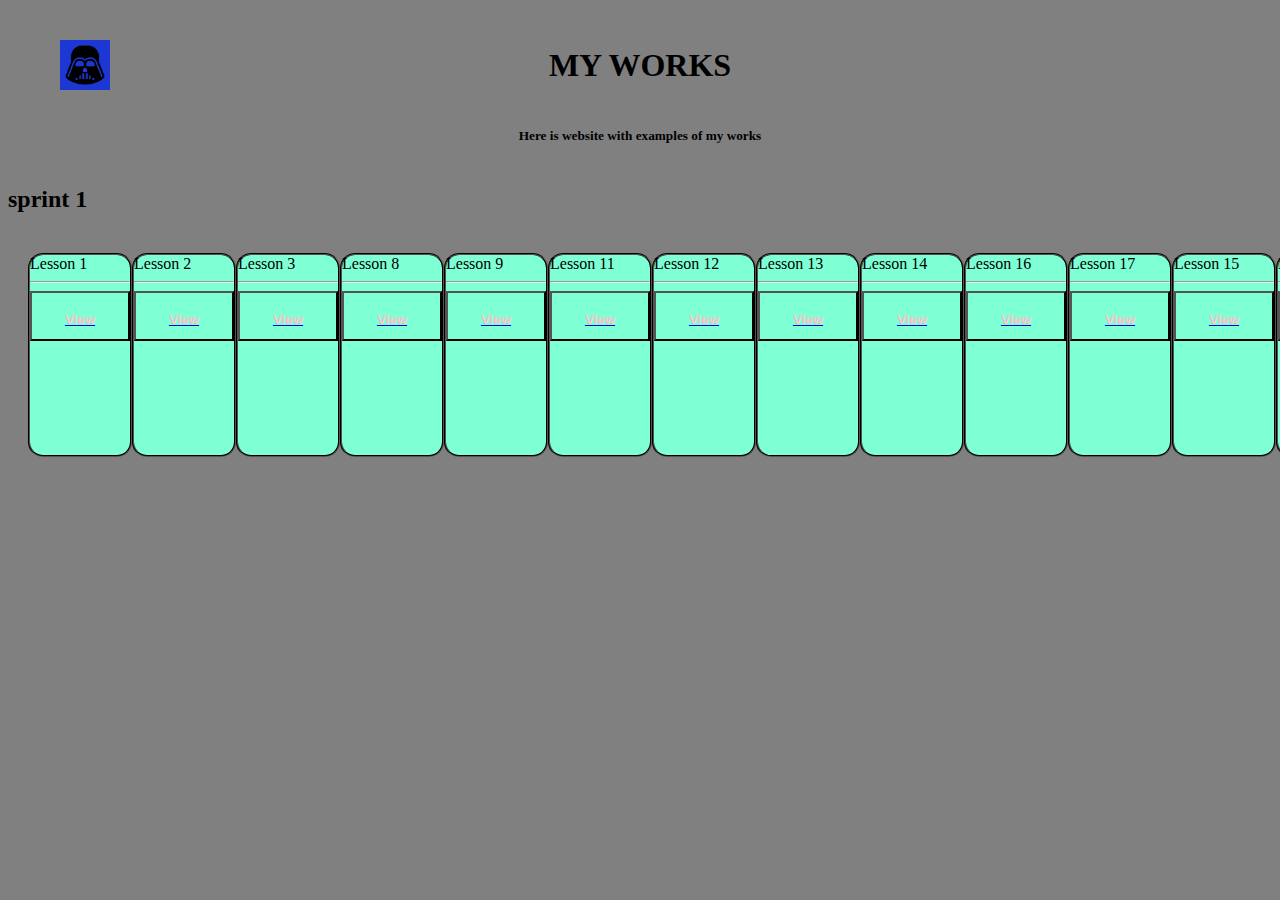
<file: index.html>
<!DOCTYPE html>
<html lang="en">
<head>
    <meta charset="UTF-8">
    <meta http-equiv="X-UA-Compatible" content="IE=edge">
    <meta name="viewport" content="width=device-width, initial-scale=1.0">
    <title>Document</title>
    <link rel="stylesheet" href="style.css">
</head>
<body>
 <input  type="checkbox" >
   
    <header><h1>MY WORKS</h1>
    </header>
    <div class="header-inner"><h5>Here is website with examples of my works</h5></div>
  
    <h2>sprint 1</h2>
    <div class="container">
        <div class="sprint-1">
            <div class="card1">
            Lesson 1
            <hr>
            <button type="button" class="view  btn btn-dark"><a href="file:///home/student1/Documents/Artem_Mazur/les_1/index.html"><h4>View</h4> </a></button>
        </div>
        
        <div class="card1">
            Lesson 2
            <hr>
            <button type="button" class="view  btn btn-dark"><a href="file:///home/student1/Documents/Artem_Mazur/les_2/index.html"><h4>View</h4> </a></button>
        </div>
        <div class="card1">
            Lesson 3
            <hr>
            <button type="button" class="view  btn btn-dark"><a href="file:///home/student1/Documents/Artem_Mazur/les_3/index.html"><h4>View</h4> </a></button>
        </div>
        <div class="card1">
            Lesson 8
            <hr>
            <button type="button" class="view  btn btn-dark"><a href="file:///home/student1/Documents/Artem_Mazur/les_8/index.html"><h4>View</h4> </a></button>
        </div>
        <div class="card1">
            Lesson 9
            <hr>
            <button type="button" class="view  btn btn-dark"><a href="file:///home/student1/Documents/Artem_Mazur/less_9/index.html"><h4>View</h4> </a></button>
        </div>
        <div class="card1">
            Lesson 11
            <hr>
            <button type="button" class="view  btn btn-dark"><a href="file:///home/student1/Documents/Artem_Mazur/less_11/index.html"><h4>View</h4> </a></button>
        </div>
        <div class="card1">
            Lesson 12
            <hr>
            <button type="button" class="view  btn btn-dark"><a href="file:///home/student1/Documents/Artem_Mazur/less_12/index.html"><h4>View</h4> </a></button>
        </div> <div class="card1">
            Lesson 13
            <hr>
            <button type="button" class="view  btn btn-dark"><a href="file:///home/student1/Documents/Artem_Mazur/less_13/index.html"><h4>View</h4> </a></button>
        </div> <div class="card1">
            Lesson 14
            <hr>
            <button type="button" class="view  btn btn-dark"><a href="file:///home/student1/Documents/Artem_Mazur/less_14/index.html"><h4>View</h4> </a></button>
        </div> <div class="card1">
            Lesson 16
            <hr>
            <button type="button" class="view  btn btn-dark"><a href="file:///home/student1/Documents/Artem_Mazur/less_16/index.html"><h4>View</h4> </a></button>
        </div> <div class="card1">
            Lesson 17
            <hr>
            <button type="button" class="view  btn btn-dark"><a href="file:///home/student1/Documents/Artem_Mazur/less_17/index.html"><h4>View</h4> </a></button>
        </div> <div class="card1">
            Lesson 15
            <hr>
            <button type="button" class="view  btn btn-dark"><a href="file:///home/student1/Documents/Artem_Mazur/test_%20less15/less15/index.html"><h4>View</h4> </a></button>
        </div>
        <div class="card1">
            Figma Lesson
            <hr>
            <button type="button" class="view  btn btn-dark"><a href="https://www.figma.com/file/we5dwWG48GK7VDDTmhLlJG/Untitled?node-id=0%3A1"><h4>View</h4> </a></button>
        
        </div> 












    </div>

   
   
</body>
</html>
</file>
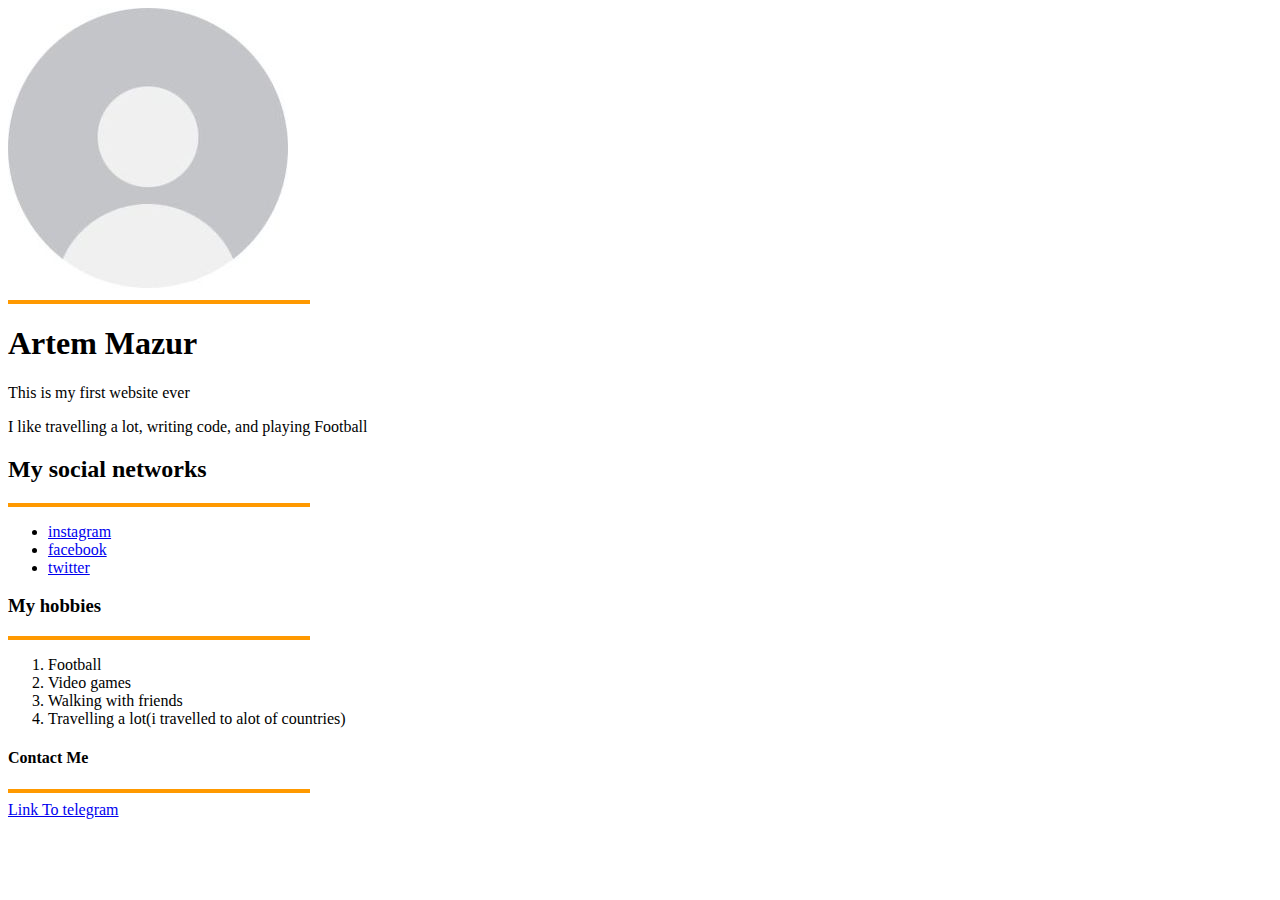
<file: les_1/index.html>
<!DOCTYPE html>
<html lang="en">
<head>
    <meta charset="UTF-8">
    <meta http-equiv="X-UA-Compatible" content="IE=edge">
    <meta name="viewport" content="width=<>, initial-scale=1.0">
    <title>Document</title>
</head>
<body>
    <img src="./img/user1" alt="photo">
    <hr align="left" width="300" size="4" color="#ff9900" />
    <h1>Artem Mazur</h1>
    <p>This is my first website ever</p>
    <p>I like travelling a lot, writing code, and playing Football</p>
    <h2>My social networks</h2>
<hr align="left" width="300" size="4" color="#ff9900" />
<ul>
<li> <a href="https://www.instagram.com/"> instagram</a> </li>
<li><a href= "https://uk-ua.facebook.com/"> facebook </a></li>
<li><a href="https://twitter.com/?lang=uk">twitter</a>  </li>
</ul>

<h3>My hobbies</h3>
<hr align="left" width="300" size="4" color="#ff9900" />
<ol>
    <li>Football</li>
    <li>Video games</li>
    <li>Walking with friends</li>
    <li>Travelling a lot(i travelled to alot of countries)</li>
</ol>




    
    







    
    
    
    
    <h4>Contact Me</h4>
    <hr align="left" width="300" size="4" color="#ff9900" />
    <a href="https://web.telegram.org/">Link To telegram</a> 
</body>
</html>
</file>
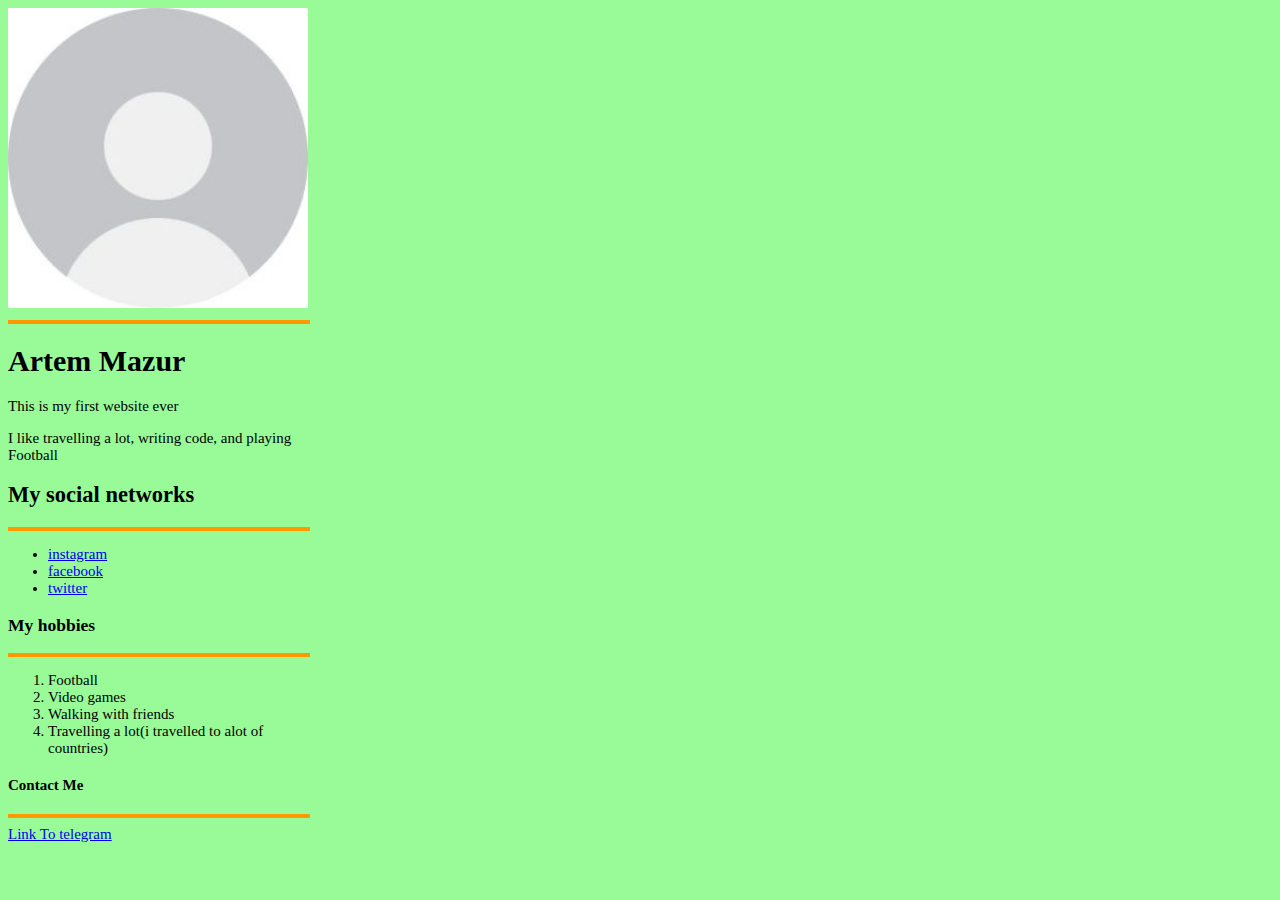
<file: les_2/index.html>
<!DOCTYPE html>
<html lang="en">
<head>
    <meta charset="UTF-8">
    <meta http-equiv="X-UA-Compatible" content="IE=edge">
    <meta name="viewport" content="width=<>, initial-scale=1.0">
    <title>Document</title>
    <link rel="stylesheet" href="./css/style.css">
</head>
<body>
    <img src="./img/user1" alt="photo">
    <hr align="left" width="300" size="4" color="#ff9900" />
    <h1>Artem Mazur</h1>
    <p>This is my first website ever</p>
    <p>I like travelling a lot, writing code, and playing Football</p>
    <h2>My social networks</h2>
<hr align="left" width="300" size="4" color="#ff9900" />
<ul>
<li> <a href="https://www.instagram.com/"> instagram</a> </li>
<li><a href= "https://uk-ua.facebook.com/"> facebook </a></li>
<li><a href="https://twitter.com/?lang=uk">twitter</a>  </li>
</ul>

<h3>My hobbies</h3>
<hr align="left" width="300" size="4" color="#ff9900" />
<ol>
    <li>Football</li>
    <li>Video games</li>
    <li>Walking with friends</li>
    <li>Travelling a lot(i travelled to alot of countries)</li>
</ol>




    
    







    
    
    
    
    <h4>Contact Me</h4>
    <hr align="left" width="300" size="4" color="#ff9900" />
    <a href="https://web.telegram.org/">Link To telegram</a> 
</body>
</html>
</file>
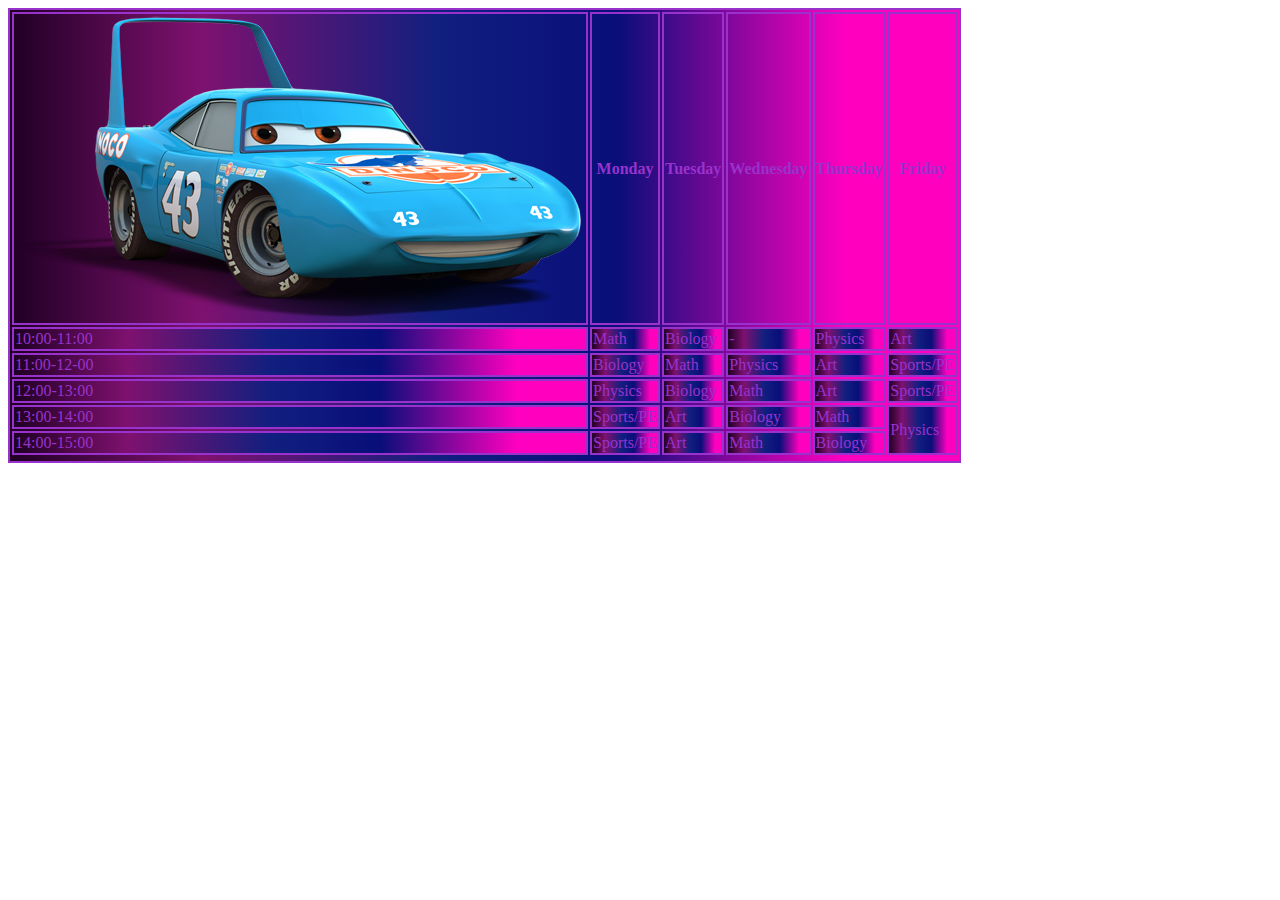
<file: les_3/index.html>
<!DOCTYPE html>
<html lang="en">
<head>
    
    <meta charset="UTF-8">
    <meta http-equiv="X-UA-Compatible" content="IE=edge">
    <meta name="viewport" content="width=device-width, initial-scale=1.0">
    <title>Document</title> <link rel="stylesheet" href="./style.css">

</head>
<body> 
    <table>



        <tr>
            <th>
<img src="./Img1" alt="The King">
            </th>
            <th>Monday</th>
            <th>Tuesday</th>
            <th>Wednesday</th>
            <th>Thursday</th>
            <th>Friday</th>

        </tr>
        <tr>
            <td>10:00-11:00</td>
            <td>Math</td>
            <td>Biology</td>
            <td>-</td>
            <td>Physics</td>
            <td>Art</td>
            
            
        </tr>



        <tr>
            <td>11:00-12-00</td>
            <td>Biology</td>
            <td>Math</td>
            <td>Physics</td>
            <td>Art</td>
            <td>Sports/PE</td>
            </tr>
        <tr>
            <td>12:00-13:00</td>
            <td>Physics</td>
            <td>Biology</td>
            <td>Math</td>
            <td>Art</td>
            <td>Sports/PE</td>
        </tr>
        <tr>
            <td>13:00-14:00</td>
            <td>Sports/PE</td>
            <td>Art</td>
            <td>Biology</td>
            <td>Math</td>
            <td rowspan="2"> Physics </td>
            
        </tr>
        <tr>
            <td>14:00-15:00</td>
            <td>Sports/PE</td>
            <td>Art</td>
            <td>Math</td>
            <td>Biology</td>
            
        </tr>
        <tr></tr>
        <tr></tr>
</table>
    





























</body>
</html>
</file>
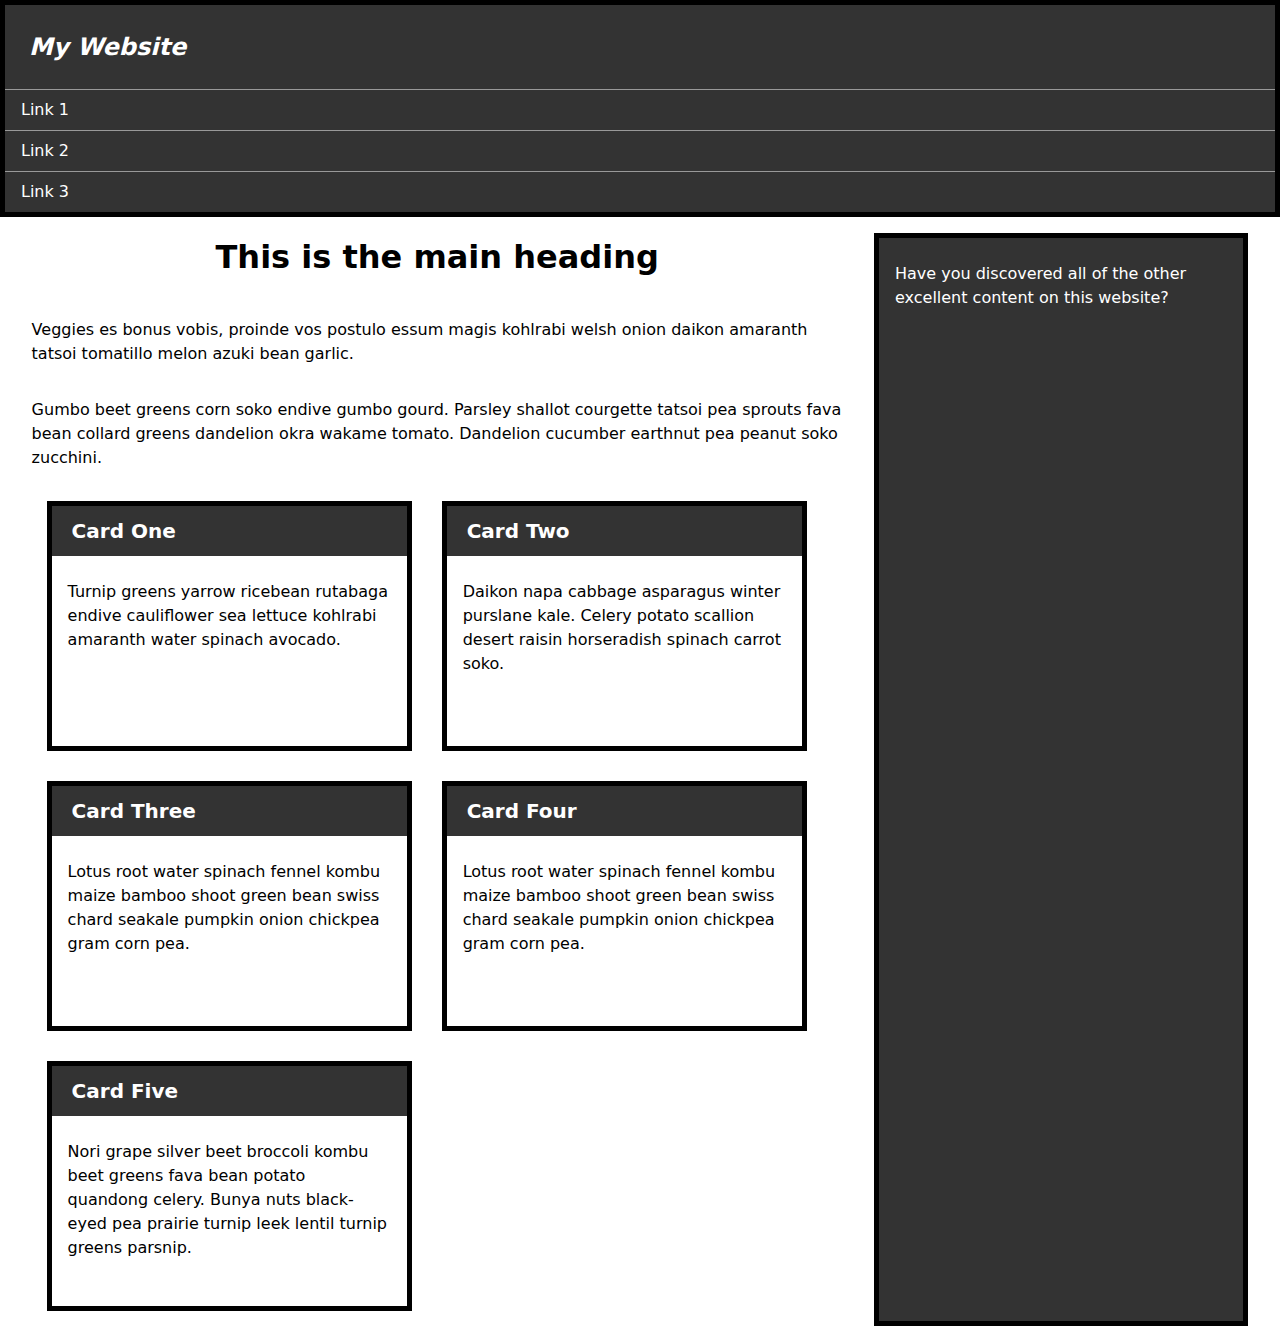
<file: less15/index.html>
<!DOCTYPE html>
<html lang="en">
<head>
    <meta charset="UTF-8">
    <meta http-equiv="X-UA-Compatible" content="IE=edge">
    <meta name="viewport" content="width=device-width, initial-scale=1.0">
    <title>Document</title>
    <link rel="stylesheet" href="./style.css">
</head>
<body>
    <header>
        
        <div class="title">My Website</div>
        <nav>
            <ul>
                <li><a href="https://www.google.com/url?sa=t&rct=j&q=&esrc=s&source=web&cd=&cad=rja&uact=8&ved=2ahUKEwj6msGGgsr0AhXc8LsIHQi_DbwQwqsBegQIBxAB&url=https%3A%2F%2Fwww.youtube.com%2Fwatch%3Fv%3DdQw4w9WgXcQ&usg=AOvVaw0aHtehaphMhOCAkCydRLZU">Link 1</a></li>
                <li><a href="https://www.google.com/url?sa=t&rct=j&q=&esrc=s&source=web&cd=&cad=rja&uact=8&ved=2ahUKEwj6msGGgsr0AhXc8LsIHQi_DbwQwqsBegQIBxAB&url=https%3A%2F%2Fwww.youtube.com%2Fwatch%3Fv%3DdQw4w9WgXcQ&usg=AOvVaw0aHtehaphMhOCAkCydRLZU">Link 2</a></li>
                <li><a href="https://www.google.com/url?sa=t&rct=j&q=&esrc=s&source=web&cd=&cad=rja&uact=8&ved=2ahUKEwj6msGGgsr0AhXc8LsIHQi_DbwQwqsBegQIBxAB&url=https%3A%2F%2Fwww.youtube.com%2Fwatch%3Fv%3DdQw4w9WgXcQ&usg=AOvVaw0aHtehaphMhOCAkCydRLZU">Link 3</a></li>
            </ul>
        </nav>
           
    </header>

    <main>
        <article>
            <h1>This is the main heading</h1>
            
            <p>Veggies es bonus vobis, proinde vos postulo essum magis kohlrabi welsh onion daikon amaranth tatsoi tomatillo melon azuki bean garlic.</p>
            
            <p>Gumbo beet greens corn soko endive gumbo gourd. Parsley shallot courgette tatsoi pea sprouts fava bean collard greens dandelion okra wakame tomato. Dandelion cucumber earthnut pea peanut soko zucchini.</p>
            <div class="list">
                <ul class="cards">
                    <li class="card">
                        <h2>Card One</h2>
                        <div class="inner">
                            <p>Turnip greens yarrow ricebean rutabaga endive cauliflower sea lettuce kohlrabi amaranth water spinach avocado.</p>
                        </div>
                    </li>
                    
                    <li class="card">
                        <h2>Card Two</h2>
                        <div class="inner">
                            <p>Daikon napa cabbage asparagus winter purslane kale. Celery potato scallion desert raisin horseradish spinach carrot soko.</p>
                        </div>
                    </li>
                    
                    <li class="card">
                        <h2>Card Three</h2>
                        <div class="inner">
                            <p>Lotus root water spinach fennel kombu maize bamboo shoot green bean swiss chard seakale pumpkin onion chickpea gram corn pea.</p>
                        </div>
                    </li>
                    
                    <li class="card">
                        <h2>Card Four</h2>
                        <div class="inner">
                            <p>Lotus root water spinach fennel kombu maize bamboo shoot green bean swiss chard seakale pumpkin onion chickpea gram corn pea.</p>
                        </div>
                    </li>
                    
                    <li class="card">
                        <h2>Card Five</h2>
                        <div class="inner">
                            <p>Nori grape silver beet broccoli kombu beet greens fava bean potato quandong celery. Bunya nuts black-eyed pea prairie turnip leek lentil turnip greens parsnip.</p>
                        </div>
                    </li>
    
                </ul>
            </div>
            
        </article>
        
        <aside class="sidebar">
            <p>Have you discovered all of the other excellent content on this website?</p>
        </aside>
    </main> 
</body>
</html>
</file>
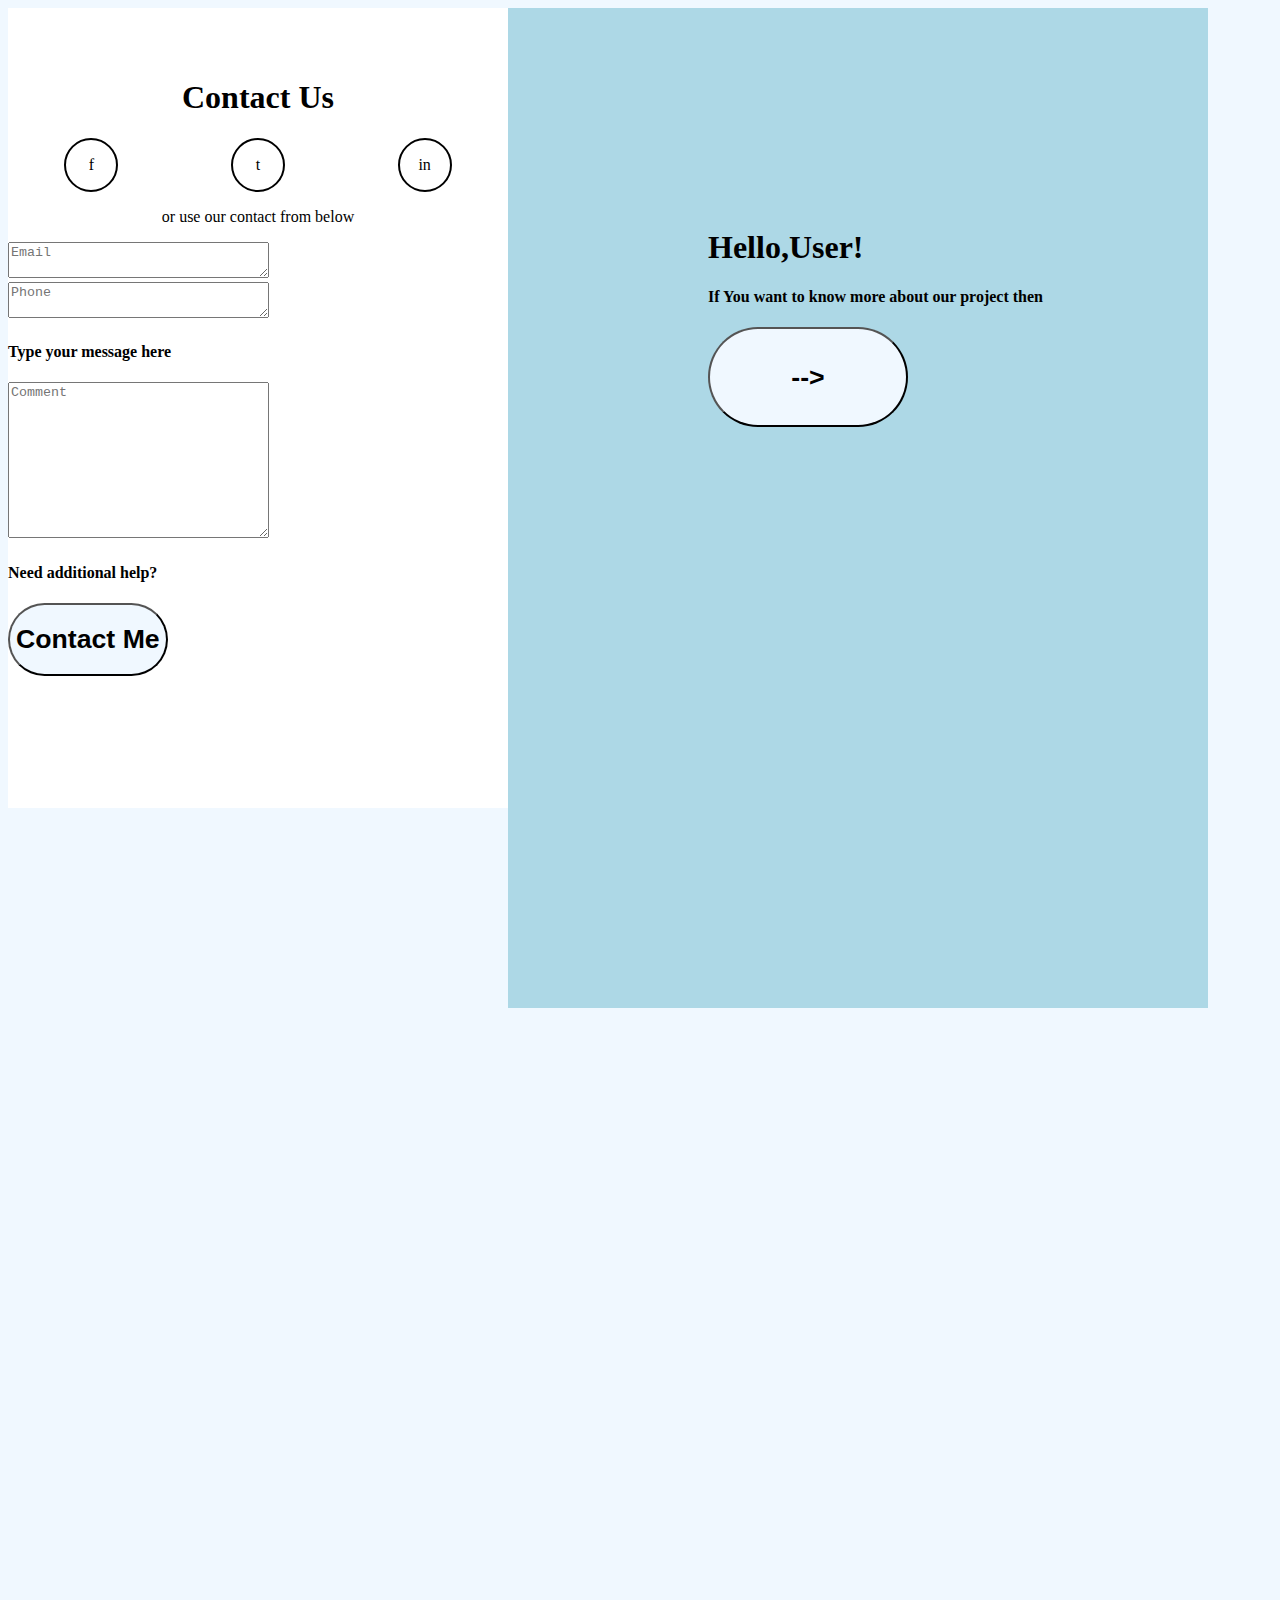
<file: less_12/index.html>
<!DOCTYPE html>
<html lang="en">
<head>
  <meta charset="UTF-8">
  <meta http-equiv="X-UA-Compatible" content="IE=edge">
  <meta name="viewport" content="width=device-width, initial-scale=1.0">
<link rel="stylesheet" href="style.css">
  <title>Document</title>
</head>
<body>
  <div class="main">
    
    
    <div class="white">
      <div class="contact"><h1>Contact Us</h1></div>
  <div class="circles">
    
    <div class="circle1">f</div>

  <div class="circle2">t</div>

  <div class="circle3">in</div>

</div> 

<div class="paragraph">
<p>or use our contact from below</p>
</div>
<form action="#"> 
  <textarea placeholder="Email" name="Email" cols="30" rows="2"></textarea>
  <textarea placeholder="Phone" name="Phone" cols="30" rows="2"></textarea>
  <h4>Type your message here</h4>
  <textarea placeholder="Comment" name="Comment"  cols="30" rows="10"></textarea>
  <a href="https://www.youtube.com/watch?v=dQw4w9WgXcQ"><h4>Need additional help?</h4></a>
  <button><h1>Contact Me</h1></button>
</form>




</div>
<div class="blue"> <h1>Hello,User!</h1>
 
<h4>If You want to know more about our project then</h4>
<button class="button1"> <h1>--></h1> </button></div>


  
  </div>


  
  
</body>
</html>
</file>
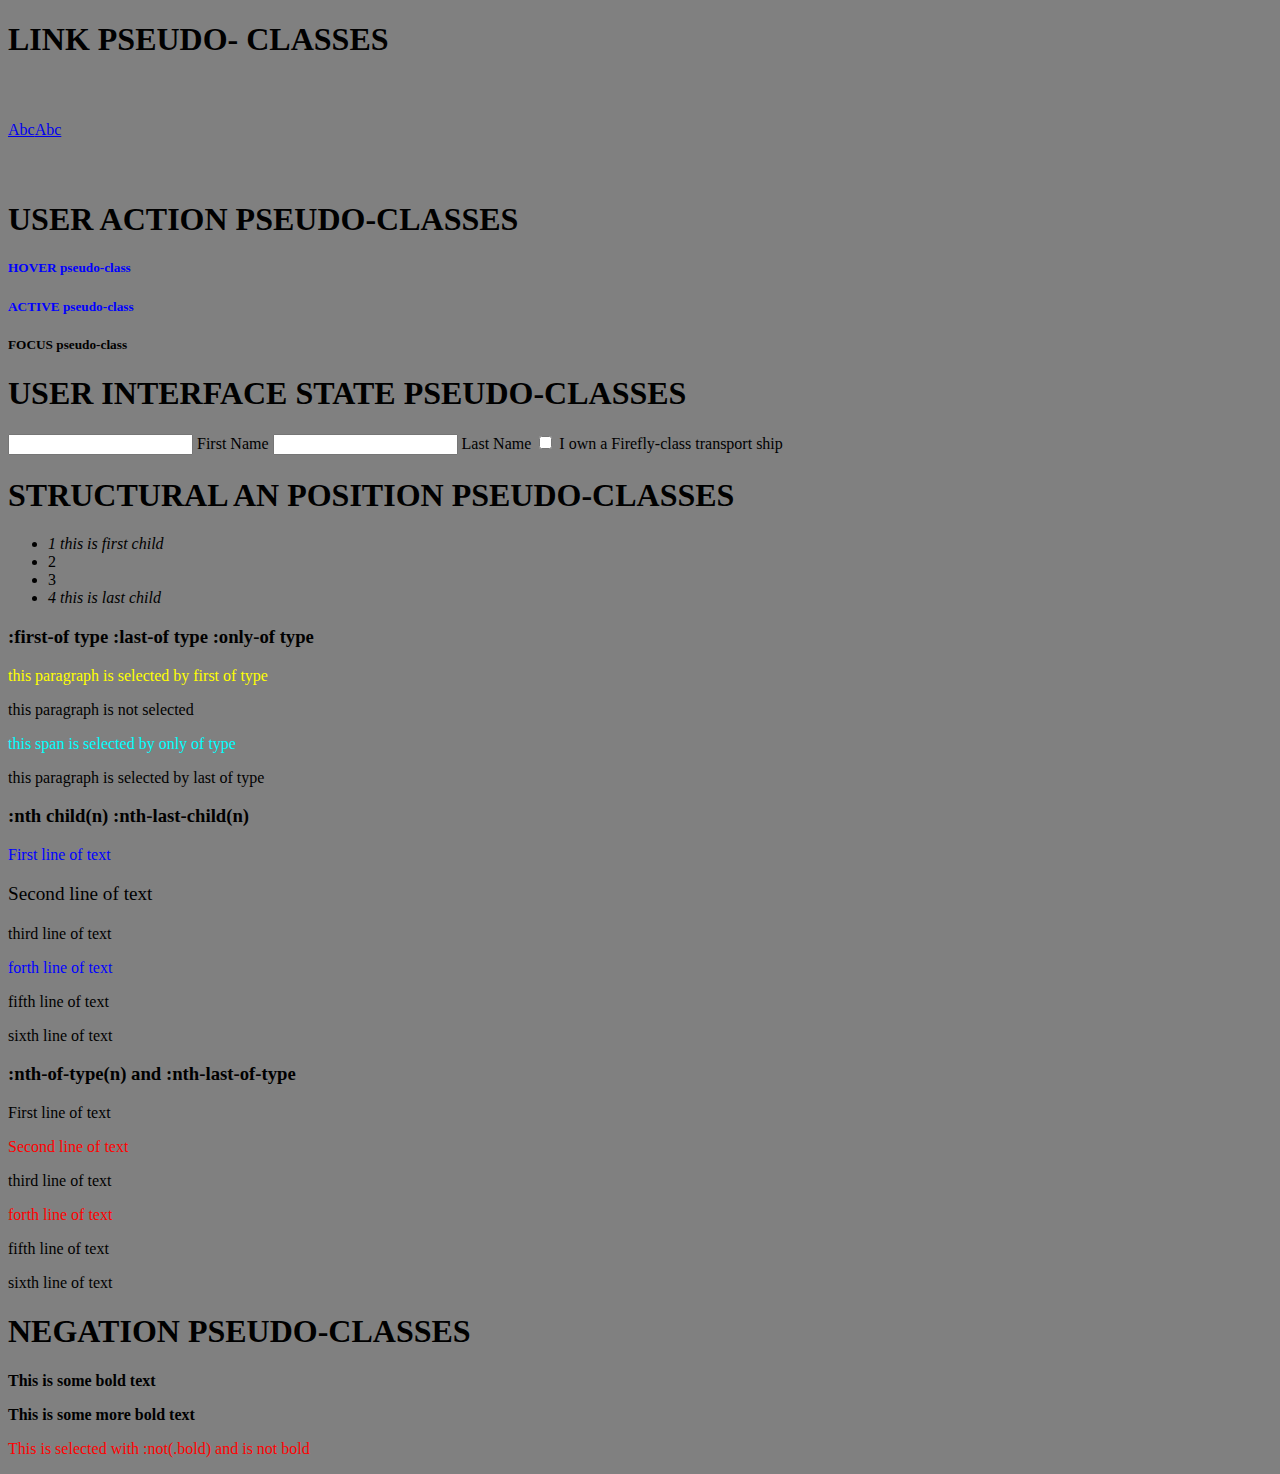
<file: less_13/index.html>
<!DOCTYPE html>
<html lang="en">
<head>
  <meta charset="UTF-8">
  <meta http-equiv="X-UA-Compatible" content="IE=edge">
  <meta name="viewport" content="width=device-width, initial-scale=1.0">
  <link rel="stylesheet" href="style.css">
  <title>Document</title>
</head>
<body>
  <main>
  <h1>LINK PSEUDO-
  CLASSES</h1>
  
   <div class="links"><a href="https://www.youtube.com/ " class="visited">Abc</a>
  <a href="https://www.youtube.com/ ">Abc</a></div> 
  <h1>USER ACTION PSEUDO-CLASSES</h1>
  <h5 class="h5">HOVER pseudo-class</h5>
  <h5 class="h6">ACTIVE pseudo-class</h5>
   <h5 class="h7">FOCUS pseudo-class</h5>
   <h1>USER INTERFACE STATE PSEUDO-CLASSES</h1>
   <input class="type" type="text">
   <label for="type">First Name</label>
   <input class="type2" type="text">
   <label for="type2">Last Name</label>
   <input class="check" type="checkbox">
   <label for="check"> I own a Firefly-class transport ship</label>
   <h1>STRUCTURAL AN POSITION PSEUDO-CLASSES</h1> 
   <ul>
     
    <li class="first">1 this is first child</li>
  <li>2</li>
<li>3</li>
<li class="last">4 this is last child</li>
</ul>
<h3>:first-of type :last-of type :only-of type</h3>
<p>this paragraph is selected by first of type</p>
<p> this paragraph is not selected</p>
<span>this span is selected by only of type</span>
<p>this paragraph is selected by last of type</p>
<h3>:nth child(n) :nth-last-child(n)</h3>
<p class="p1">First line of text</p>
<p class="p2">Second line of text</p>
<p class="p3">third line of text</p>
<p class="p4">forth line of text</p>
<p class="p5">fifth line of text</p>
<p class="p6">sixth line of text</p>

<h3>:nth-of-type(n) and :nth-last-of-type</h3>
<p class="p11">First line of text</p>
<p class="p22">Second line of text</p>
<p class="p33">third line of text</p>
<p class="p44">forth line of text</p>
<p class="p55">fifth line of text</p>
<p class="p66">sixth line of text</p>
<h1>NEGATION PSEUDO-CLASSES</h1>
<p><strong>This is some bold text</strong></p>
<p><strong>This is some more bold text</strong></p>
<p class="nobold">This is selected with :not(.bold) and is not bold</p> 
  
  

































































































































































































































































































  </main>
</body>
</html>
</file>
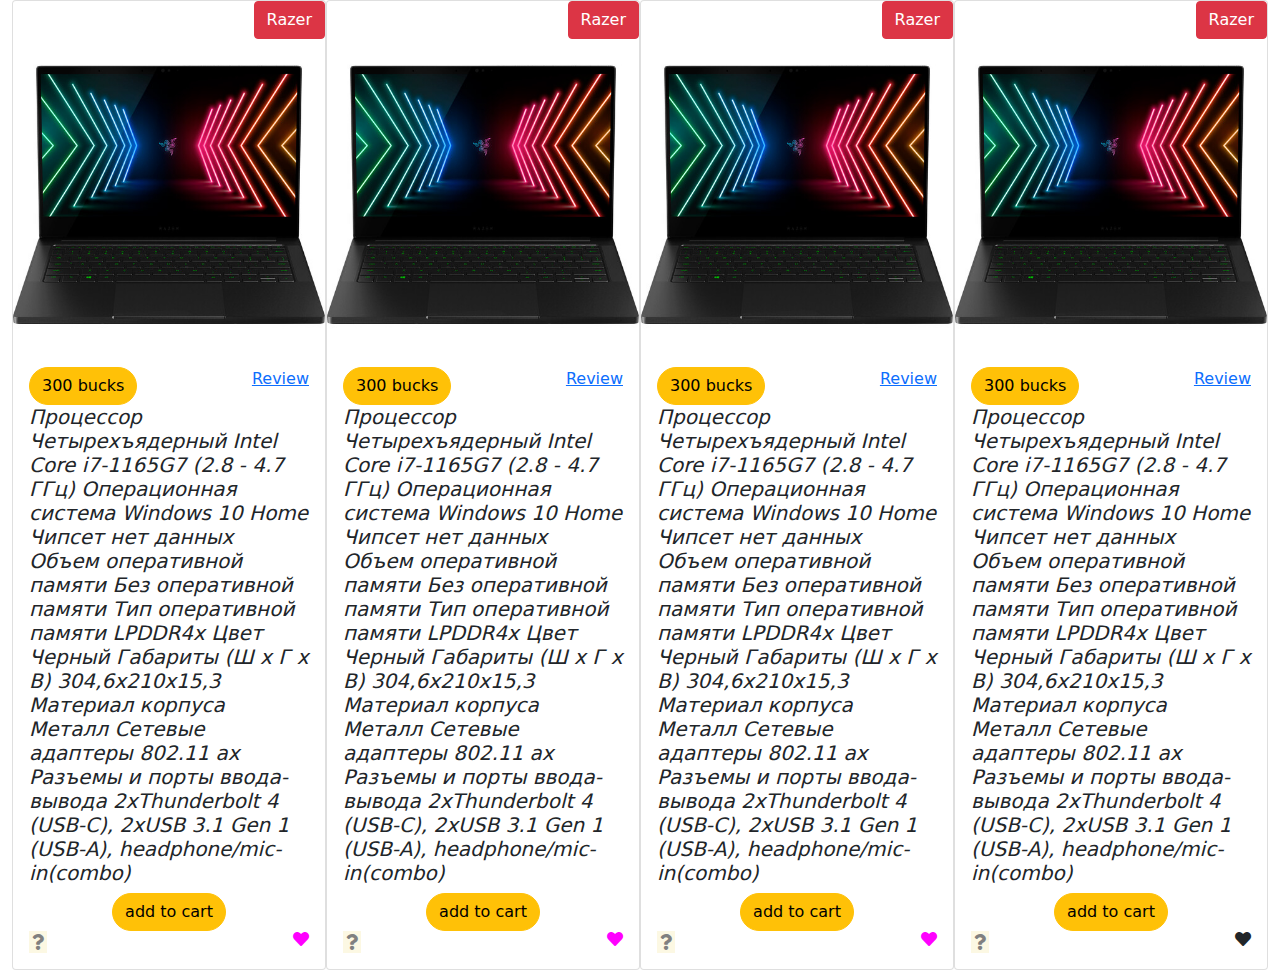
<file: less_17/index.html>
<!DOCTYPE html>
<html lang="en">
<head>
    <meta charset="UTF-8">
    <meta http-equiv="X-UA-Compatible" content="IE=edge">
    <meta name="viewport" content="width=device-width, initial-scale=1.0">
    <title>Document</title>
    <link rel="stylesheet" href="./css/bootstrap.min.css">
    <link rel="stylesheet" href="./css/style.css">
</head>
<body>
    <div class="container-fluid">
        <div class="row row-cols-1 row-cols-xs-2 row-cols-sm-2 row-cols-lg-4"></div>
        <div class="col w-250 d-flex justify-content-around">
            <div class="card h-100 ">
                <div class="razer d-flex justify-content-between"> .<button type="button" class="btn btn-danger">Razer</button></div>
                
                <a href="#"> <img class="abc" src="laptop.jpg" alt="img"></a>
                <div class="card-body">
                    <div class="d-flex justify-content-between">
                        <span class="price btn btn-warning rounded-pill "> 300 bucks

                        </span>
                        <span> <a href="https://www.youtube.com/watch?v=dQw4w9WgXcQ">Review</a> 


                        </span>
                    </div>
                    <h5 class="card-title">Процессор

                        Четырехъядерный Intel Core i7-1165G7 (2.8 - 4.7 ГГц)
                
                Операционная система
                
                        Windows 10 Home
                
                Чипсет
                
                        нет данных
                
                Объем оперативной памяти
                
                        Без оперативной памяти
                
                Тип оперативной памяти
                
                        LPDDR4x
                
                Цвет
                
                        Черный
                
                Габариты (Ш х Г х В)
                
                        304,6х210х15,3
                
                Материал корпуса
                
                        Металл
                
                Сетевые адаптеры
                
                        802.11 ax
                
                Разъемы и порты ввода-вывода
                
                        2хThunderbolt 4 (USB-C), 2хUSB 3.1 Gen 1 (USB-A), headphone/mic-in(combo)</h5>
                    
                        <div class="d-flex justify-content-center"> 
                            
                            
                            <div class="btn btn-warning rounded-pill"> add to cart</div>
                            
                        </div>
                        <div class="icons d-flex justify-content-between"><i class="mark fas fa-question"></i>
                            <i class="heart fas fa-heart"></i> </div>
                   
                    
                  </div>
            </div>
            <div class="card h-100 ">
                <div class="razer d-flex justify-content-between"> .<button type="button" class="btn btn-danger">Razer</button></div>
                <a href="#"> <img class="abc" src="laptop.jpg" alt="img"></a>
                <div class="card-body">
                    <div class="d-flex justify-content-between">
                        <span class="price btn btn-warning rounded-pill "> 300 bucks

                        </span>
                        <span> <a href="https://www.youtube.com/watch?v=dQw4w9WgXcQ">Review</a> 


                        </span>
                    </div>
                    <h5 class="card-title">Процессор

                        Четырехъядерный Intel Core i7-1165G7 (2.8 - 4.7 ГГц)
                
                Операционная система
                
                        Windows 10 Home
                
                Чипсет
                
                        нет данных
                
                Объем оперативной памяти
                
                        Без оперативной памяти
                
                Тип оперативной памяти
                
                        LPDDR4x
                
                Цвет
                
                        Черный
                
                Габариты (Ш х Г х В)
                
                        304,6х210х15,3
                
                Материал корпуса
                
                        Металл
                
                Сетевые адаптеры
                
                        802.11 ax
                
                Разъемы и порты ввода-вывода
                
                        2хThunderbolt 4 (USB-C), 2хUSB 3.1 Gen 1 (USB-A), headphone/mic-in(combo)</h5>
                   
                        <div class="d-flex justify-content-center"> 
                            
                            
                            <div class="btn btn-warning rounded-pill"> add to cart</div>
                            
                        </div>
                        <div class="icons d-flex justify-content-between"><i class="mark fas fa-question"></i>
                            <i class="heart fas fa-heart"></i> </div>
                   
                    
                  </div>
            </div>
            <div class="card h-100 ">
                <div class="razer d-flex justify-content-between"> .<button type="button" class="btn btn-danger">Razer</button></div>
                <a href="#"> <img class="abc" src="laptop.jpg" alt="img"></a>
                <div class="card-body">
                    <div class="d-flex justify-content-between">
                        <span class="price btn btn-warning rounded-pill "> 300 bucks

                        </span>
                        <span> <a href="https://www.youtube.com/watch?v=dQw4w9WgXcQ">Review</a> 


                        </span>
                    </div>
                    <h5 class="card-title">Процессор

                        Четырехъядерный Intel Core i7-1165G7 (2.8 - 4.7 ГГц)
                
                Операционная система
                
                        Windows 10 Home
                
                Чипсет
                
                        нет данных
                
                Объем оперативной памяти
                
                        Без оперативной памяти
                
                Тип оперативной памяти
                
                        LPDDR4x
                
                Цвет
                
                        Черный
                
                Габариты (Ш х Г х В)
                
                        304,6х210х15,3
                
                Материал корпуса
                
                        Металл
                
                Сетевые адаптеры
                
                        802.11 ax
                
                Разъемы и порты ввода-вывода
                
                        2хThunderbolt 4 (USB-C), 2хUSB 3.1 Gen 1 (USB-A), headphone/mic-in(combo)</h5>
                        <div class="d-flex justify-content-center"> 
                            
                            
                            <div class="btn btn-warning rounded-pill"> add to cart</div>
                            
                        </div>
                        <div class="icons d-flex justify-content-between"><i class="mark fas fa-question"></i>
                            <i class="heart fas fa-heart"></i> </div>
                   
                    
                  </div>
            </div>
            <div class="card h-50 ">
                <div class=" razer d-flex justify-content-between"> .  <button type="button" class=" btn btn-danger">Razer</button></div>
                <a href="#"> <img class="abc" src="laptop.jpg" alt="img"></a>
                <div class="card-body">
                    <div class="d-flex justify-content-between">
                        <span class="price btn btn-warning rounded-pill "> 300 bucks

                        </span>
                        <span> <a href="https://www.youtube.com/watch?v=dQw4w9WgXcQ">Review</a> 


                        </span>
                    </div>
                    <h5 class="card-title">Процессор

                        Четырехъядерный Intel Core i7-1165G7 (2.8 - 4.7 ГГц)
                
                Операционная система
                
                        Windows 10 Home
                
                Чипсет
                
                        нет данных
                
                Объем оперативной памяти
                
                        Без оперативной памяти
                
                Тип оперативной памяти
                
                        LPDDR4x
                
                Цвет
                
                        Черный
                
                Габариты (Ш х Г х В)
                
                        304,6х210х15,3
                
                Материал корпуса
                
                        Металл
                
                Сетевые адаптеры
                
                        802.11 ax
                
                Разъемы и порты ввода-вывода
                
                        2хThunderbolt 4 (USB-C), 2хUSB 3.1 Gen 1 (USB-A), headphone/mic-in(combo)</h5>
                    
                    <div class="d-flex justify-content-center"> 
                        
                    
                        <div class="btn btn-warning rounded-pill"> add to cart</div>
                        
                    </div>
                    <div class="icons d-flex justify-content-between"><i class="mark fas fa-question"></i>
                        <i class="fas fa-heart"></i> </div>

                   
                    
                  </div>
            </div>
           
    </div>
        
    </div>

</body>
</html>
</file>
<file: style.css>
header{display: flex; justify-content: center;}
.header-inner{display: flex;justify-content: center;}
.card1{width: 200px; height: 200px; border: 2px dotted black; border-radius: 15px; border-style: groove; }
.view{background-color: aquamarine; color: white; height: 50px; width: 100px;}
h4{color: pink;}
.sprint-1{display: flex; justify-content: space-between; padding: 20px; align-items: center;}
.card1{background-color: aquamarine;}
body{background-color: grey;}

  input{height: 0;
}


input::before{
content: "";

background: url(./Darth-Vader-icon_34501.png);
width: 50px;
height: 50px;
top: 40px;
left: 60px;
background-color: rgb(28, 55, 211);
position: fixed;
z-index: 100;
background-position: center;
background-repeat: no-repeat;
background-size: 80%;





    


  }
</file>
<file: les_2/css/style.css>
img {
  width: 300px;
}
body {
  background-color: palegreen;
  font-size: 15px;
  width: 300px;
  height: 300px;
  ruby-span: 200px;
}
</file>
<file: les_3/style.css>
table {
  border: 2px solid darkorchid;
}
th,
td {
  border: 2px solid darkorchid;
}
td {
  color: darkorchid;
}
th {
  color: darkorchid;
}
td,
table {
  background: linear-gradient(
    90deg,
    rgba(31, 0, 36, 1) 0%,
    rgba(127, 17, 111, 1) 20%,
    rgba(17, 31, 127, 1) 45%,
    rgba(9, 14, 121, 1) 64%,
    rgba(255, 0, 191, 1) 88%
  );
}
td:hover {
  border: 2px solid yellowgreen;
  background: linear-gradient(
    90deg,
    rgba(35, 36, 0, 1) 0%,
    rgba(116, 127, 17, 1) 20%,
    rgba(21, 17, 127, 1) 41%,
    rgba(124, 13, 13, 1) 53%,
    rgba(121, 9, 104, 1) 64%,
    rgba(114, 255, 0, 1) 88%
  );
}
</file>
<file: less15/style.css>
*, ::before, ::after {
    box-sizing: border-box;
  }
  
  html {
      min-block-size: 100%;
      font-size: 100%;
  }
  
  body {
      margin: 0;
      block-size: 100%;
      font-family: system-ui, sans-serif;
      line-height: 1.5;
  }
  
  header {
      color: #fff;
      background-color: #333;
      border: 5px solid #000;
  }
  
  nav ul {
      margin: 0;
      padding: 0;
  }
  
  nav li {
      display: block;
  }
  
  nav a {
      display: block;
      padding: 0.5em 1em;
      text-decoration: none;
      color: #fff;
      border-top: 1px solid #999;
  }
  
  header .title {
      padding: 1em;
      font-size: 1.5rem;
      font-style: italic;
      font-weight: bold;
  }
  
  main {
      width: 100%;
      padding: 1em;
      display: flex;
      justify-content: space-around;
      /* align-items: flex-start; */
      /* display: grid; */
      /* grid-template-columns: 1fr; */
      /* gap: 1em; */
  }
  
  main h1 {
      margin-top: 0;
  }
  article{
      width: 65%;
      display: flex;
      flex-direction: column;
      align-items: center;
      justify-content: center;
  }
  .list{
      width: 100%;
      margin: 0 auto;
      display: flex;
      flex-direction: column;
      align-items: center;
      justify-content: center;
  }
  .cards {
      list-style: none;
      padding: 0;
      
      margin: 0 auto;
      display: flex;
      flex-wrap: wrap;
      /* display: grid; */
      /* grid-template-columns: repeat(auto-fill, minmax(min(300px, 100%), 1fr)); */
      /* gap: 1em; */
  }
  
  .card {
      width: 45%;
      height: 250px;
      margin: 15px;
      border: 5px solid #000;
  }
  
  .card h2 {
      margin: 0;
      padding: 0.5em 1em;
      font-size: 1.25rem;
      color: #fff;
      background-color: #333;
  }
  
  .card .inner {
      padding: 0.5em 1em;
  }
  
  .sidebar {
      width: 30%;
      display: block;
      padding: 0.5em 1em;
      color: #fff;
      background-color: #333;
      border: 5px solid #000;
  }

  @media screen and (max-width:800px) { 

 main{ width:100%;
          display: flex;
flex-direction:column;
align-items:center;
justify-content:center;}

.card{width: 90%;}


.sidebar{
    width: 90%;
}


 }
 @media screen and (min-width:800px) and (max-width:1200px) {
     
    main{ width:100%;
    display: flex;
flex-direction:column;
align-items:center;
justify-content:center;}

.card{width: 90%;}


.sidebar{
width: 90%;

}  header{display: flex;
    justify-content: space-between; align-items: center;

}  ul{display: flex; justify-content: space-around;} 
}
@media screen and(min-width:1320px) { 
    header{display: flex;
        justify-content: space-between;
    
    }  ul{display: flex; justify-content: space-around;} 
}
</file>
<file: less_12/style.css>
body {
  background-color: aliceblue;
}
.main {
  height: 10000px;
  width: 10000px;
  display: flex;
}
.white {
  background-color: white;
  height: 750px;
  width: 500px;
  padding-top: 50px;
  display: block;
}
.circle1 {
  height: 50px;
  width: 50px;
  border: 2px solid black;
  border-radius: 50px;
  display: flex;
  justify-content: center;
  align-items: center;
}
.circle2 {
  height: 50px;
  width: 50px;
  border: 2px solid black;
  border-radius: 50px;
  display: flex;
  justify-content: center;
  align-items: center;
}
.circle3 {
  height: 50px;
  width: 50px;
  border: 2px solid black;
  border-radius: 50px;
  display: flex;
  justify-content: center;
  align-items: center;
}
.circles {
  display: flex;
  width: 100%;
  justify-content: space-around;
}
.contact {
  width: 100%;
  display: flex;
  justify-content: center;
}
.paragraph {
  width: 100%;
  display: flex;
  justify-content: center;
}
.input {
  width: 100%;
  height: 300px;
  display: block;
  flex-direction: column;
}
a {
  text-decoration: none;
  color: black;
}
button {
  border-radius: 50px;
  background-color: aliceblue;
}
.blue {
  height: 800px;
  width: 500px;
  background-color: lightblue;
  justify-content: center;
  display: block;
  flex-direction: column;
  padding-left: 200px;
  padding-top: 200px;
}
.button1 {
  height: 100px;
  width: 200px;
}

.circle1:hover {
  background-color: azure;
  box-shadow: black 2px solid;
}
.circle2:hover {
  background-color: azure;
  box-shadow: black 2px solid;
}
.circle3:hover {
  background-color: azure;
  text-shadow: black 2px solid;
}
textarea:hover {
  background-color: darkslateblue;
}
button:hover {
  background-color: peru;
  border: 2px dotted white;
}
</file>
<file: less_13/style.css>
body {
  background-color: grey;
}
main {
  height: 100%;
  width: 100%;
}
.visited:visited {
  background-color: red;
}
.links {
  height: 100px;
  width: 100px;
  display: flex;
  align-items: center;
}
.h5:hover {
  font-size: x-large;
}
.h5 {
  color: blue;
}
.h6:active {
  background-color: yellow;
}
.h6 {
  color: blue;
}

.h7 input:focus {
  color: red;
}
.first:first-child {
  font-style: italic;
}
.last:last-child {
  font-style: italic;
}
p:first-of-type {
  color: yellow;
}
span:only-of-type {
  color: cyan;
}
p:last-of-type {
  color: red;
}
.p1 {
  color: blue;
}
.p2 {
  font-size: larger;
}
.p4 {
  color: blue;
}
.p6 {
  color: black;
}
.p22 {
  color: red;
}
.p44 {
  color: red;
}
.nobobold:only-of-type {
  color: black;
}
</file>
<file: less_17/css/style.css>
@import url("https://use.fontawesome.com/releases/v5.13.0/css/all.css");
.abc{width: 100%; min-width: 100px;
height: 100%; min-height: 100px;}
.razer{color: white;}
.heart{color: magenta;}
.mark{color: gray;}
.card-title{font-style: italic;}
</file>
